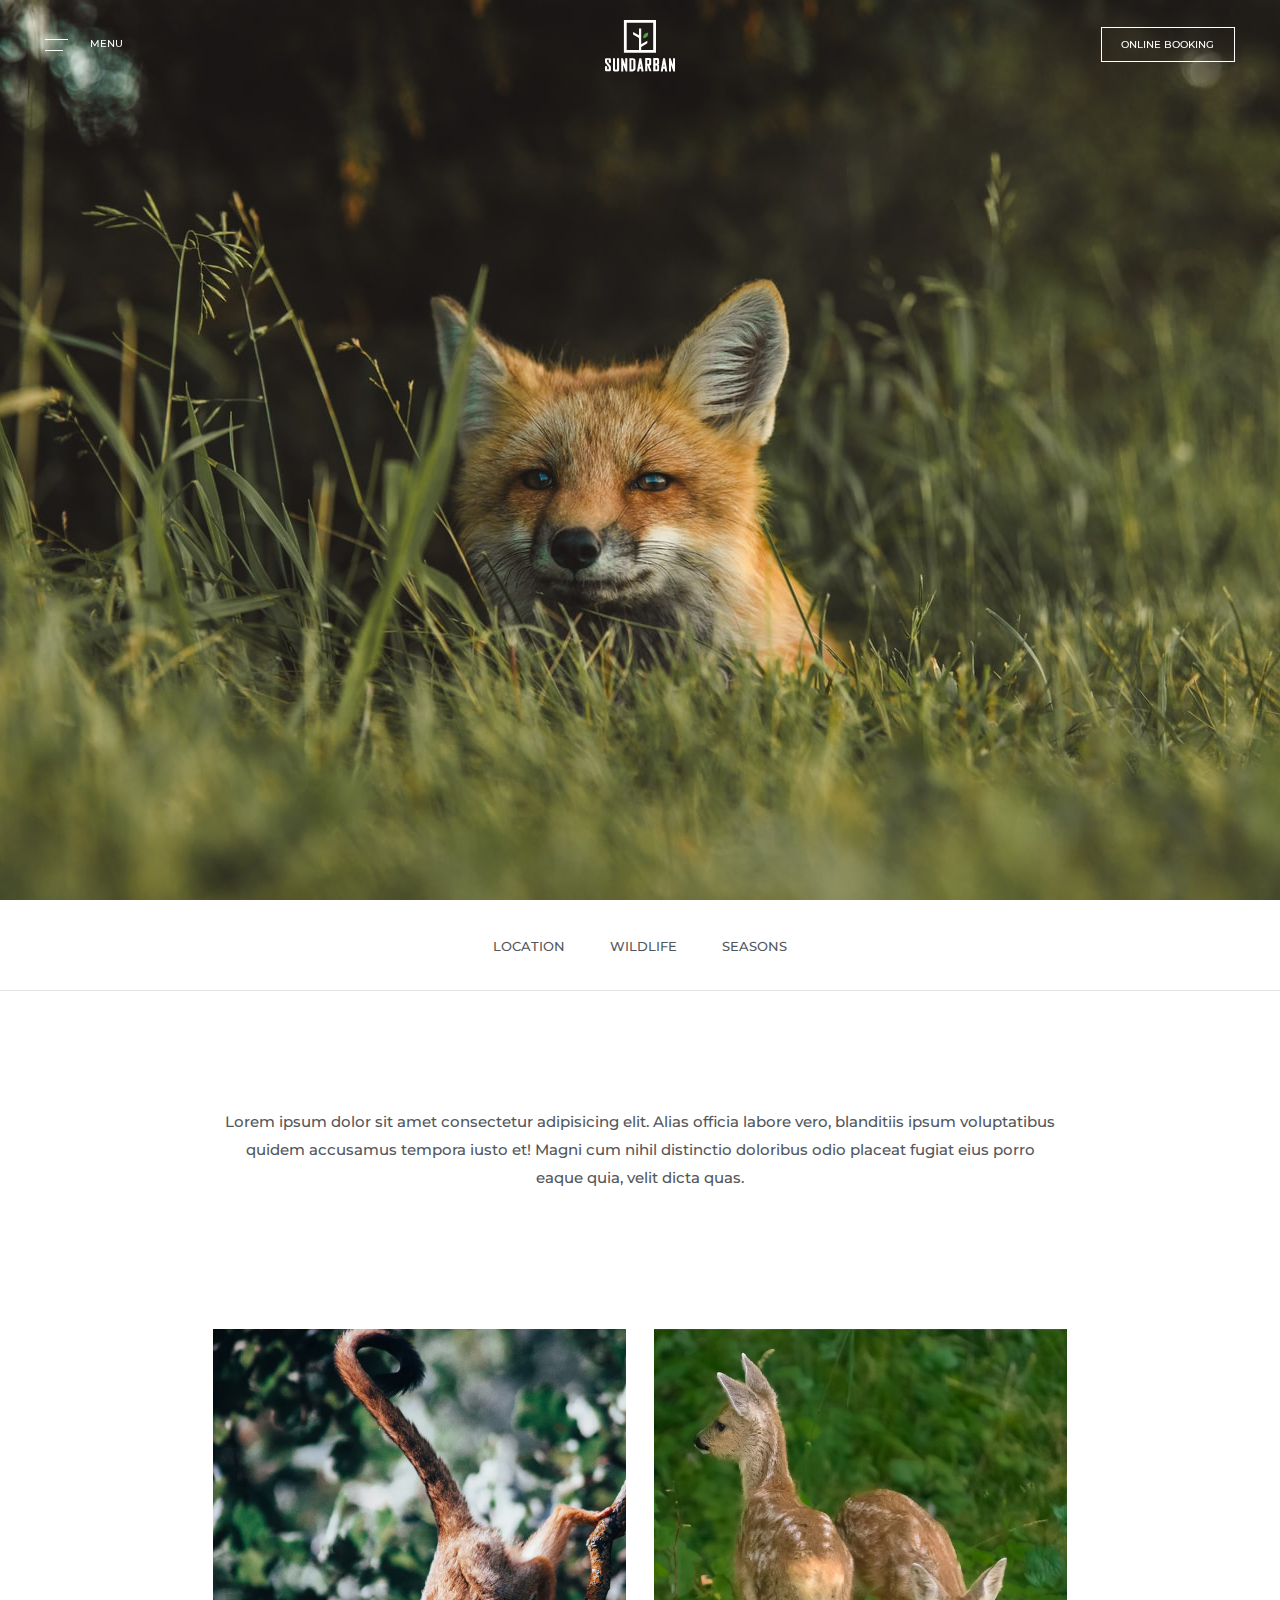
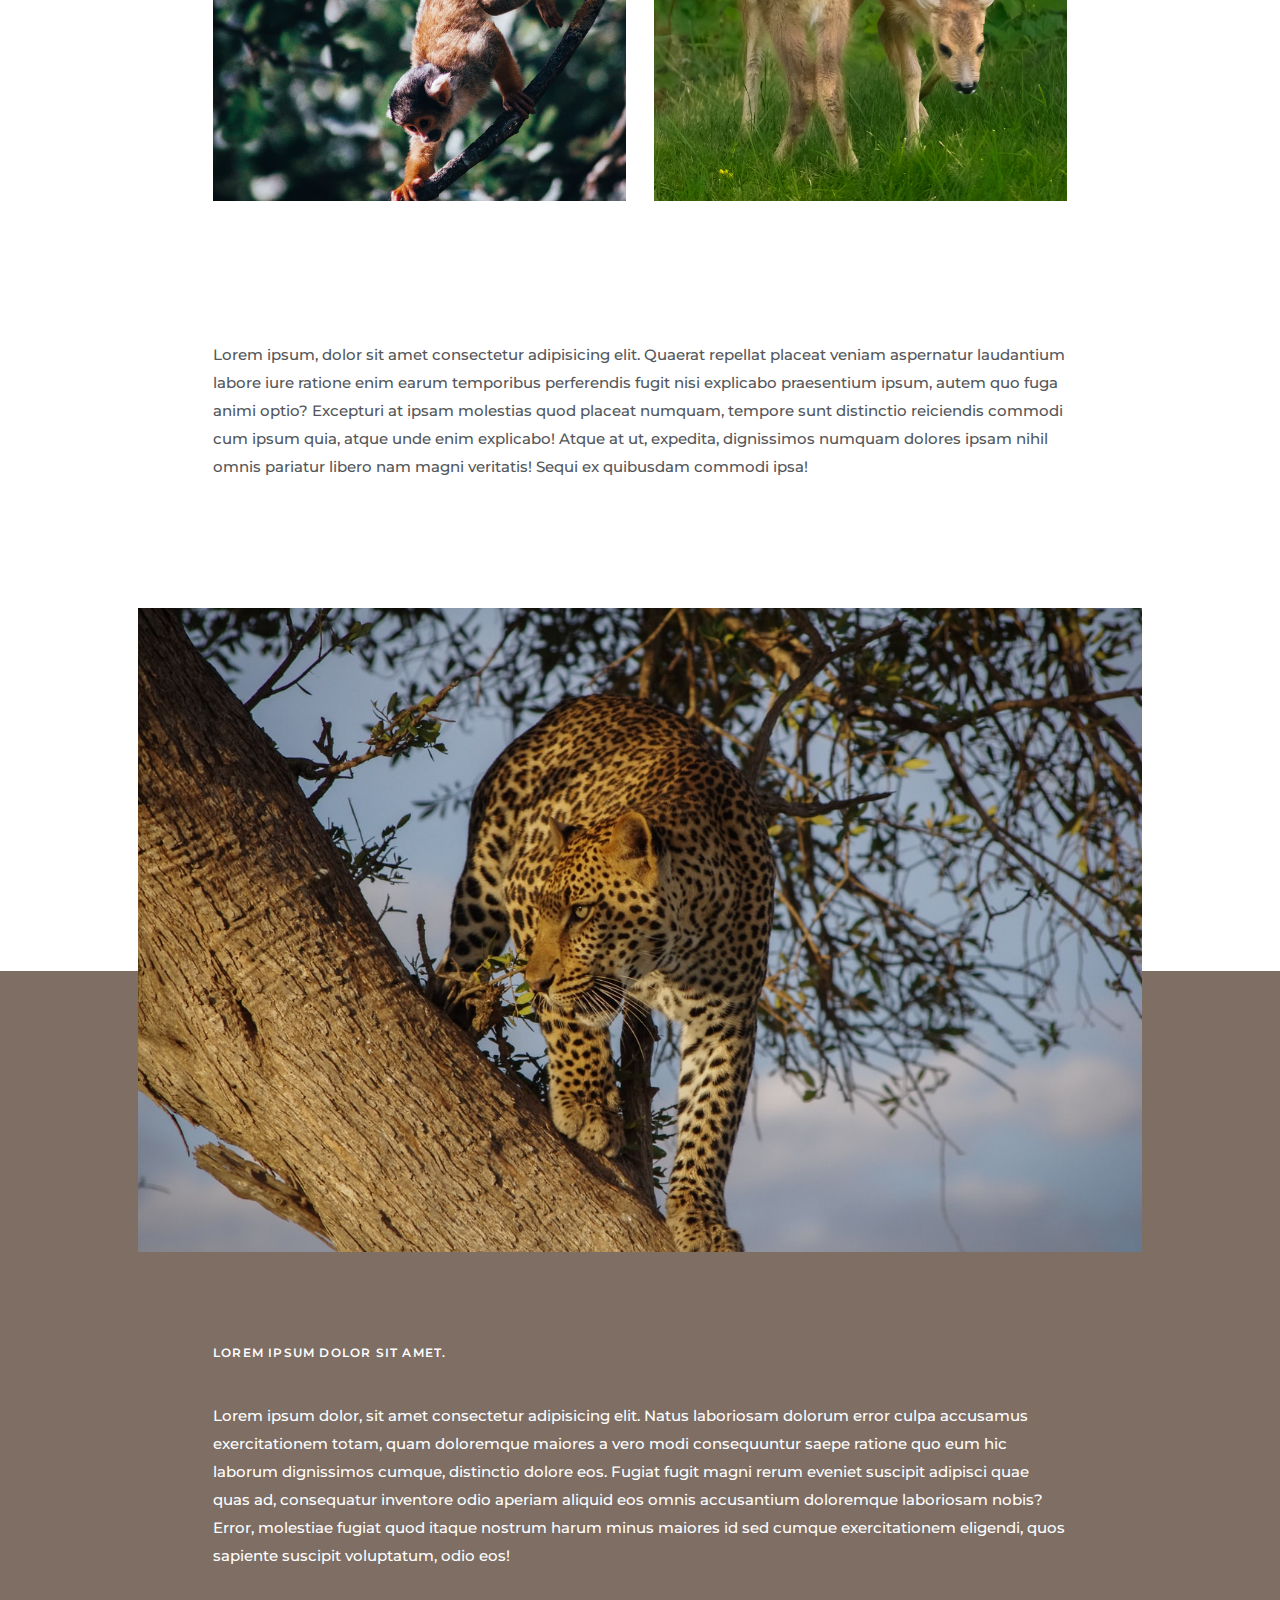
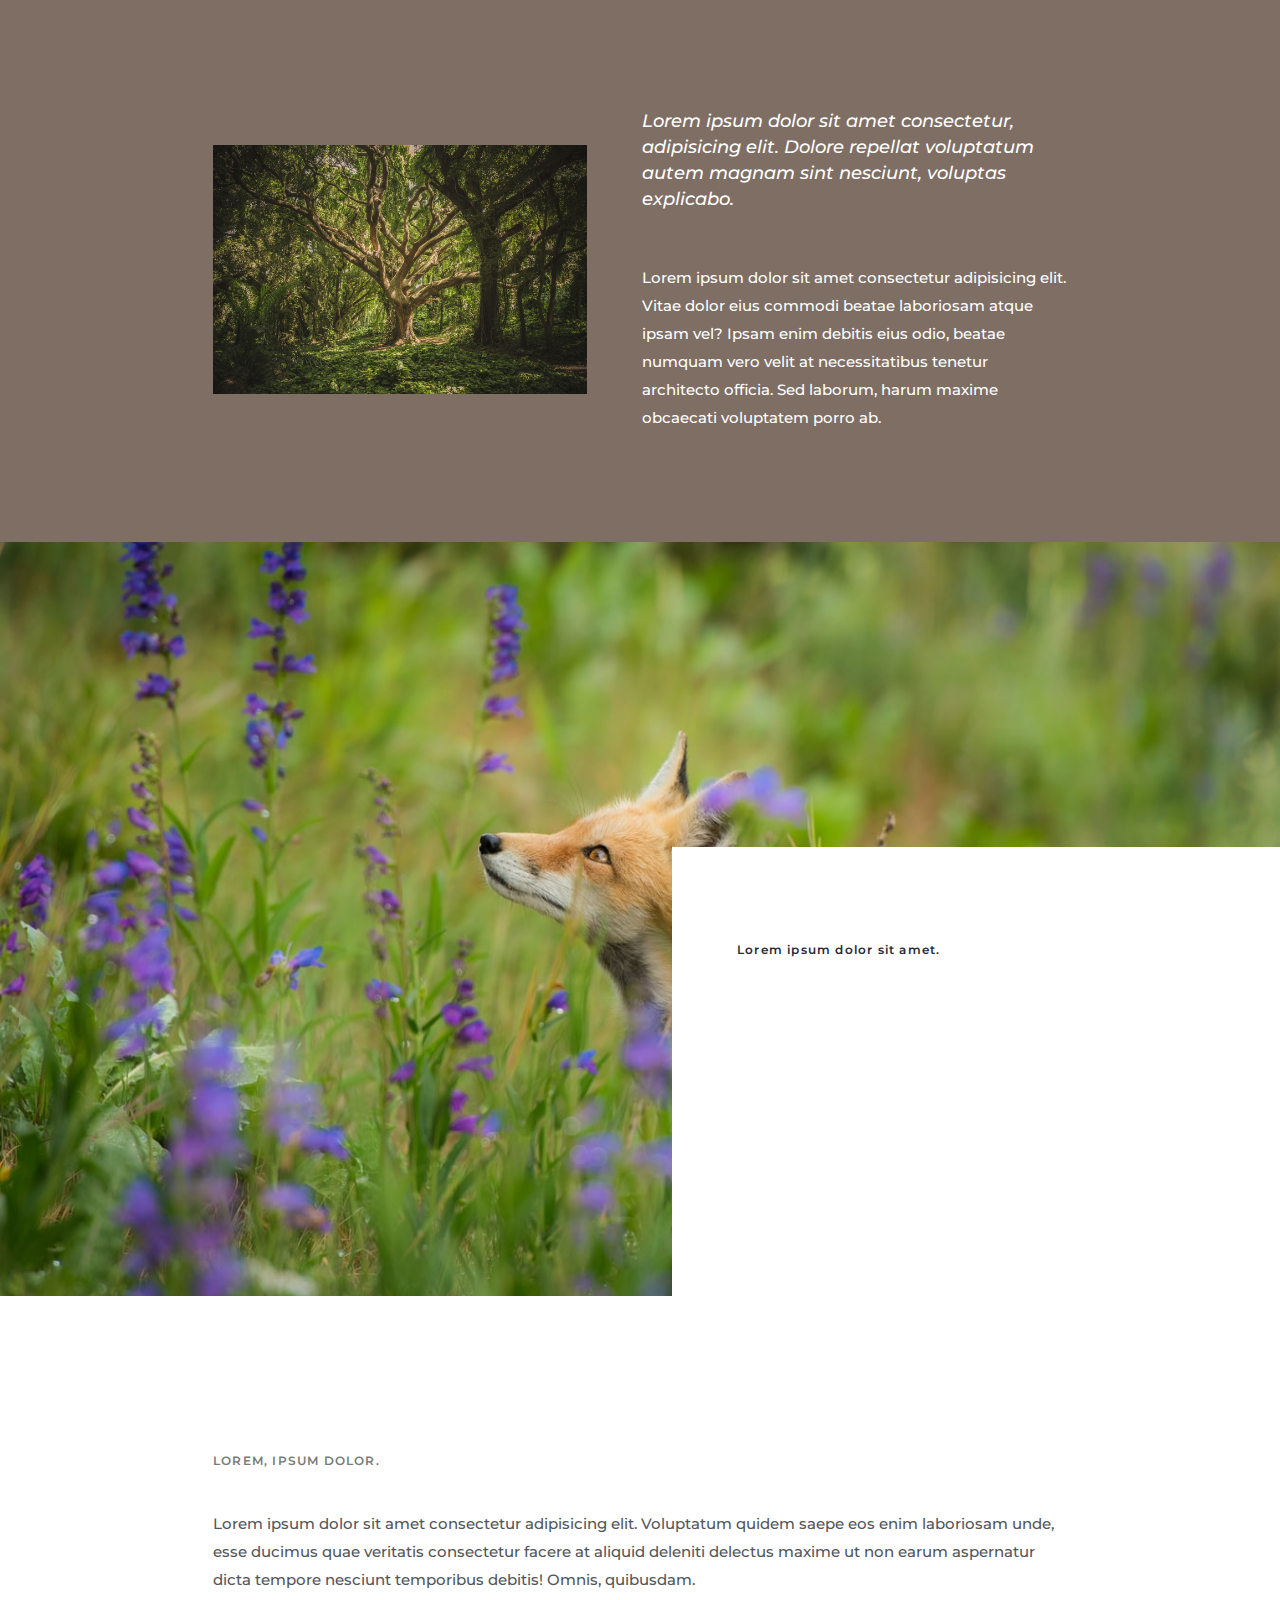
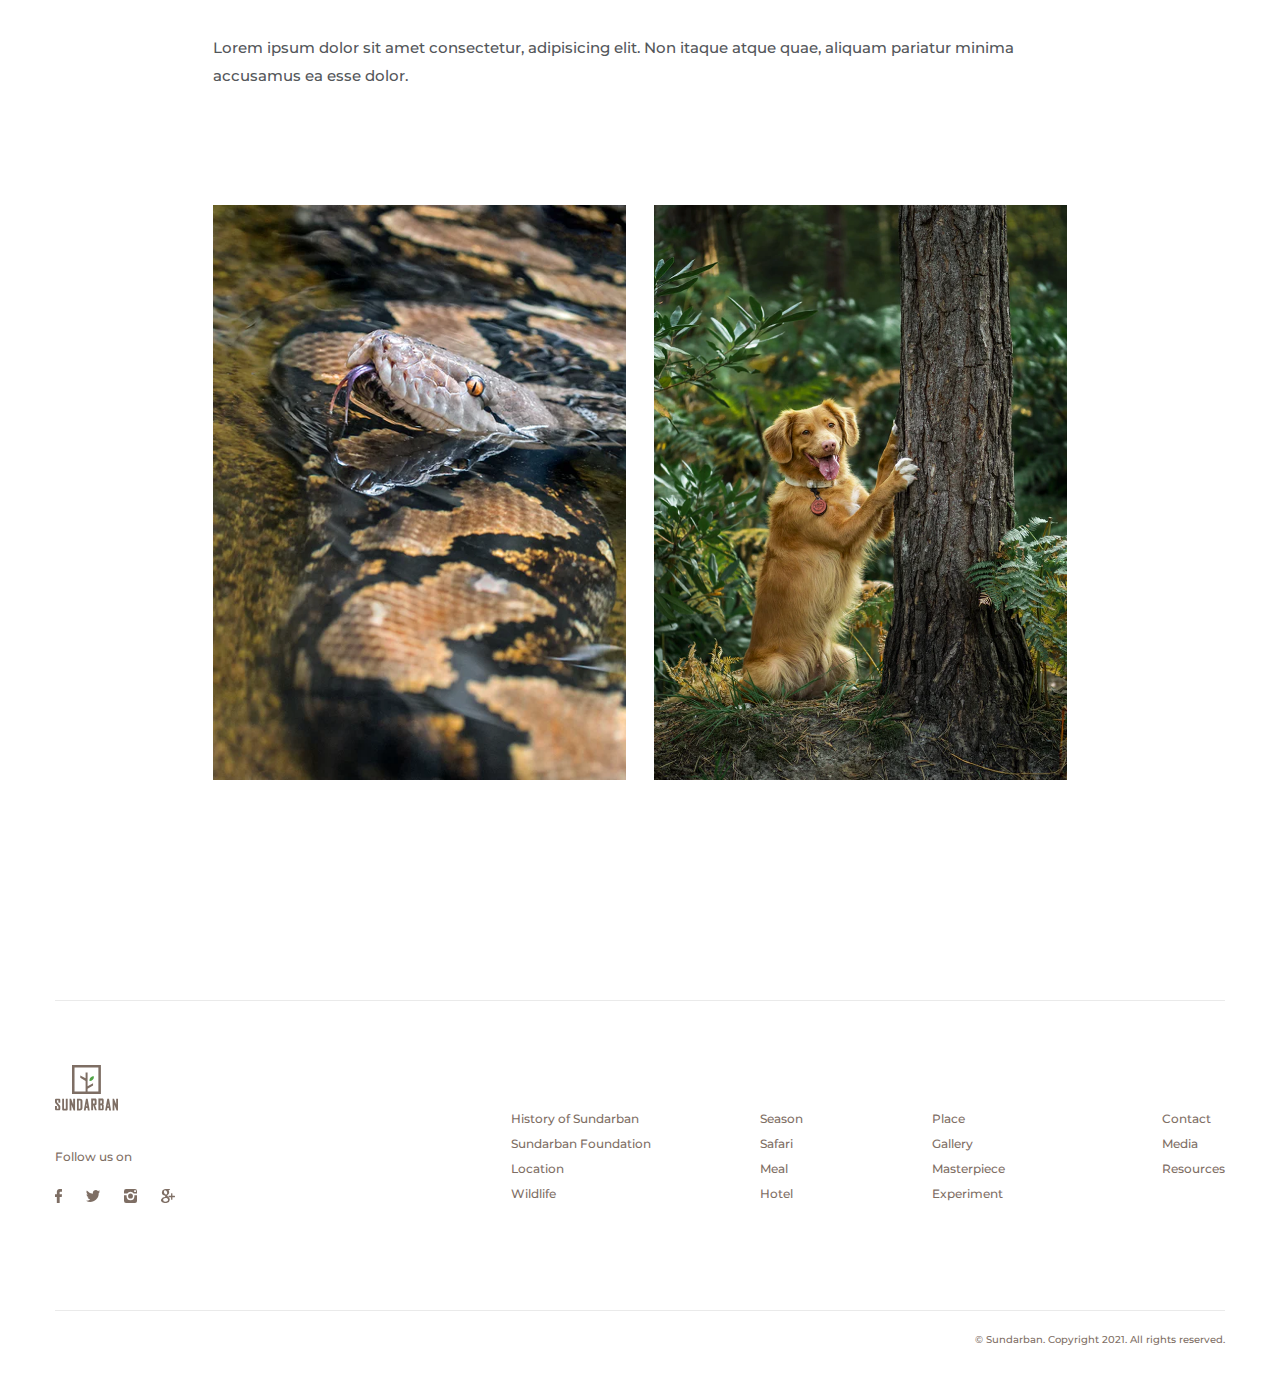
<file: wildlife_habitat.html>
<!DOCTYPE html>
<html lang="en">

<head>
    <meta charset="utf-8">
    <meta name="viewport" content="width=device-width, minimum-scale=1.0, maximum-scale=1.0, initial-scale=1.0, user-scalable=no">
    <meta name="format-detection" content="telephone=no">
    <title>Sundarban | Diversity</title>

    <link href="https://fonts.googleapis.com/css?family=Montserrat:300,400,400i,500" rel="stylesheet">
    <link type="text/css" rel="stylesheet" href="css/slick.css">
    <link type="text/css" rel="stylesheet" href="css/slick-theme.css">
    <link type="text/css" rel="stylesheet" href="css/style.css">
</head>

<body>
    <div class="main-wrap">
        <!--  Beginning header section 
            ===============================  -->
        <header class="main-header-section">
            <div class="col nav-bar">
                <div class="nav-icon">
                    <div class="icon"></div>
                    <span class="mobiHide">MENU</span>
                </div>
            </div>
            <div class="col header-logo">
                <a href="index.html" class="logo clear"><img src="./svgs/logo-white.svg" alt="TSWALU logo"></a>
            </div>
            <div class="col book-btn-wrap mobiHide">
                <a href="#" class="btn white">
                    <em style="width: 100%; height: 1px; left: 0; top: 0"></em>
                    <em style="width: 1px; height: 100%; right: 0; top: 0"></em>
                    <em style="width: 100%; height: 1px; right: 0; bottom: 0"></em>
                    <em style="width: 1px; height: 100%; left: 0; bottom: 0"></em>
                    ONLINE BOOKING
                </a>
            </div>
        </header>
        <!-- //End header section -->

        <!-- Beginning main content section 
            ==================================== -->
        <section class="main-content-wrap Wildlife_Habitat-content" id="main-content-wrap">
            <!-- Beginning hero section -->
            <section class="hero-section" style="background-image: url(./img/mombo-crookesandjackson-246_resize@2x.jpg);">
                <div class="hero-content">
                    <span>SUNDARBAN</span>
                    <h2>BE SURPRISED BY SUNDARBAN</h2>
                </div>
            </section>
            <!-- //End hero section -->
            
            <!-- Beginning After hero section -->
            <section class="after-hero-section" id="after-hero">
                <!-- Beginning sticky menu section -->
                <section class="sticky-menu">
                    <div class="common-wrap clear">
                        <ul>
                            <li><a href="#">LOCATION</a></li>
                            <li><a href="wildlife_habitat.html">WILDLIFE</a></li>
                            <li><a href="#">SEASONS</a></li>
                        </ul>
                    </div>
                </section>
                <!-- End sticky menu section -->
                <div class="common-wrap clear">
                    <p>Lorem ipsum dolor sit amet consectetur adipisicing elit. Alias officia labore vero, blanditiis ipsum voluptatibus quidem accusamus tempora iusto et! Magni cum nihil distinctio doloribus odio placeat fugiat eius porro eaque quia, velit dicta quas.</p>
                </div>
            </section>
            <!-- //End After hero section -->
            <section class="middle-container">
                <div class="common-wrap clear container-inner">
                    <div class="middle-thum-wrap">
                        <div class="left-thum item-col"><img src="img/AdobeStock_35609656@2x.jpg" alt=""></div>
                        <div class="right-thum item-col"><img src="img/AdobeStock_226577109@2x.jpg" alt=""></div>
                    </div>
                    <p>Lorem ipsum, dolor sit amet consectetur adipisicing elit. Quaerat repellat placeat veniam aspernatur laudantium labore iure ratione enim earum temporibus perferendis fugit nisi explicabo praesentium ipsum, autem quo fuga animi optio? Excepturi at ipsam molestias quod placeat numquam, tempore sunt distinctio reiciendis commodi cum ipsum quia, atque unde enim explicabo! Atque at ut, expedita, dignissimos numquam dolores ipsam nihil omnis pariatur libero nam magni veritatis! Sequi ex quibusdam commodi ipsa!</p>
                </div>
            </section>
            <section class="middle-banner-wrap">
                <div class="common-wrap clear">
                    <div class="middle-banner-thum" style="background-image: url(./img/AdobeStock_116757546@2x.jpg)"></div>
                </div>
            </section>
            <section class="offer-section">
                <div class="common-wrap clear container-inner">
                    <div class="content-title">
                        <h6 class="small-title">Lorem ipsum dolor sit amet.</h6>
                        <p>Lorem ipsum dolor, sit amet consectetur adipisicing elit. Natus laboriosam dolorum error culpa accusamus exercitationem totam, quam doloremque maiores a vero modi consequuntur saepe ratione quo eum hic laborum dignissimos cumque, distinctio dolore eos. Fugiat fugit magni rerum eveniet suscipit adipisci quae quas ad, consequatur inventore odio aperiam aliquid eos omnis accusantium doloremque laboriosam nobis? Error, molestiae fugiat quod itaque nostrum harum minus maiores id sed cumque exercitationem eligendi, quos sapiente suscipit voluptatum, odio eos!</p>
                    </div>
                    <div class="offer-row">
                        <div class="col-thum"><img src="img/Nambia_sossusvlei-large.jpg" alt=""></div>
                        <div class="content-col">
                            <article>Lorem ipsum dolor sit amet consectetur, adipisicing elit. Dolore repellat voluptatum autem magnam sint nesciunt, voluptas explicabo. </article>
                            <p>Lorem ipsum dolor sit amet consectetur adipisicing elit. Vitae dolor eius commodi beatae laboriosam atque ipsam vel? Ipsam enim debitis eius odio, beatae numquam vero velit at necessitatibus tenetur architecto officia. Sed laborum, harum maxime obcaecati voluptatem porro ab.</p>
                        </div>
                    </div>
                </div>
            </section>
            <section class="slider-content-section wildlife-habit">
                <div class="slider-figure">
                    <div class="slider-figure-item" style="background-image:url(./img/AdobeStock_95911867@2x.jpg)">
                        <img src="img/AdobeStock_95911867@2x.jpg" alt="">
                    </div>
                </div>
                <div class="common-wrap clear">
                    <div class="slider-content-wrap">
                        <div class="slider-content">
                            <div class="slider-content-item">
                                <h6 class="small-title">Lorem ipsum dolor sit amet.</h6>
                                <p>Lorem, ipsum dolor sit amet consectetur adipisicing elit. Veniam at fugit aperiam vero illum provident quo obcaecati cupiditate, commodi rerum illo laboriosam aliquam cumque nobis aspernatur dicta consectetur eum qui quia itaque necessitatibus quos nihil ipsa ea! Maxime repudiandae odit aliquam inventore ut veritatis impedit eius ducimus iusto. Totam, quisquam?</p>
                            </div>
                        </div>
                    </div>
                </div>
            </section>
            <section class="lower-container">
                <div class="common-wrap clear container-inner">
                   <div class="content-title">
                        <h6 class="small-title">Lorem, ipsum dolor.</h6>
                        <p>Lorem ipsum dolor sit amet consectetur adipisicing elit. Voluptatum quidem saepe eos enim laboriosam unde, esse ducimus quae veritatis consectetur facere at aliquid deleniti delectus maxime ut non earum aspernatur dicta tempore nesciunt temporibus debitis! Omnis, quibusdam.</p>
                        <p>Lorem ipsum dolor sit amet consectetur, adipisicing elit. Non itaque atque quae, aliquam pariatur minima accusamus ea esse dolor.</p>
                    </div>
                    <div class="middle-thum-wrap">
                        <div class="left-thum item-col"><img src="img/AdobeStock_125923922@2x.jpg" alt=""></div>
                        <div class="right-thum item-col"><img src="img/AdobeStock_43166113@2x.jpg" alt=""></div>
                    </div>
                </div>
            </section>
        </section>
        <!-- //End main content section -->

        <!-- The cursor elements -->
        <div class="circle-cursor circle-cursor--inner">Drag</div>
        <div class="circle-cursor circle-cursor--outer"></div>

        <!-- The cursor elements Scroll -->
        <div class="circle-cursor circle-scroll-cursor circle-Scroll--inner">Scroll</div>
        <div class="circle-cursor circle-scroll-cursor circle-Scroll--outer"></div>

        <!-- Scroll Top -->
        <div class="scrollTop-triger-wrap">
            <a href="#" class="scroll"><img src="svgs/Arrow.svg" alt=""></a>
        </div>
        <!-- //End Scroll Top -->

        <!-- Beginning footer section
            ============================== -->
            <footer class="main-footer-section">
                <div class="common-wrap clear footer-inner">
                    <div class="logo footer-logo">
                        <img src="./svgs/logo-brown-gray.svg" alt="">
                    </div>
                    <div class="footer-widget">
                        <ul>
                            <li><a href="#">History of Sundarban</a></li>
                            <li><a href="#">Sundarban Foundation</a></li>
                            <li><a href="#">Location</a></li>
                            <li><a href="#">Wildlife</a></li>
                        </ul>
                    </div>
                    <div class="footer-widget">
                        <ul>
                            <li><a href="#">Season</a></li>
                            <li><a href="#">Safari</a></li>
                            <li><a href="#">Meal</a></li>
                            <li><a href="#">Hotel</a></li>
                        </ul>
                    </div>
                    <div class="footer-widget">
                        <ul>
                            <li><a href="#">Place</a></li>
                            <li><a href="#">Gallery</a></li>
                            <li><a href="#">Masterpiece</a></li>
                            <li><a href="#">Experiment</a></li>
                        </ul>
                    </div>
                    <div class="footer-widget">
                        <ul>
                            <li><a href="#">Contact</a></li>
                            <li><a href="#">Media</a></li>
                            <li><a href="#">Resources</a></li>
                        </ul>
                    </div>
                    <div class="footer-widget footer-social">
                        <span>Follow us on</span>
                        <a href="#"><img src="./svgs/Facebook.svg" alt=""></a>
                        <a href="#"><img src="./svgs/Twitter.svg" alt=""></a>
                        <a href="#"><img src="./svgs/Insta.svg" alt=""></a>
                        <a href="#"><img src="./svgs/Google.svg" alt=""></a>
                    </div>
                </div>
                <div class="common-wrap clear copyright">
                    <p>&copy; Sundarban. Copyright 2021. All rights reserved.</p>
                </div>
            </footer>
        <!-- //End main footer section -->
    </div>
    <script type="text/javascript" src="js/jquery-3.3.1.min.js"></script>
    <script type="text/javascript" src="js/slick.js" defer></script>
    <script type="text/javascript" src="js/TweenMax.min.js"></script>
    <script type="text/javascript" src="js/cursoreffect.js"></script>
    <script type="text/javascript" src="js/jquery.mousewheel.js"></script>
    <script type="text/javascript" src="js/common-scripts.js" defer></script>
</body>

</html>
</file>
<file: css/style.css>
/* Typography */





/* // End typography */


/*	Resets
	------	*/

html, body, div, span, object, iframe, h1, h2, h3, h4, h5, h6, p, blockquote, pre, a, abbr, address, cite, code, del, dfn, em, img, ins, kbd, q, samp, small, strong, sub, sup, var, b, i, hr, dl, dt, dd, ol, ul, li, fieldset, form, label, legend, table, caption, tbody, tfoot, thead, tr, th, td, article, aside, canvas, details, figure, figcaption, hgroup, menu, footer, header, nav, section, summary, time, mark, audio, video {margin: 0; padding: 0; border: 0; }

ul{list-style: none;} 
article, aside, canvas, figure, figure img, figcaption, hgroup, footer, header, nav, section, audio, video{display: block;}

blockquote, q{quotes: none;}
blockquote:before, blockquote:after,
q:before, q:after{content: ''; content: none;}
table{border-collapse: collapse; border-spacing: 0;}
b, strong{font-weight: bold;}
[type="checkbox"], [type="radio"]{box-sizing: border-box; padding: 0;}
[type="search"]{-webkit-appearance: textfield; outline-offset: -2px;}
[type="search"]::-webkit-search-decoration{-webkit-appearance: none;}
::-webkit-file-upload-button{-webkit-appearance: button; font: inherit;}

.clear:after{content:".";display:block;clear:both;visibility:hidden;line-height:0;height:0}
a img{border:0; width: auto; height: auto; max-width: 100%; vertical-align: bottom; border-style: none;}
a,input,select,textarea{outline:none;}
img{width: auto; height: auto; max-width: 100%; vertical-align: bottom; border-style: none;}

/* Selection colours (easy to forget) */
img::selection{background: transparent;}
img::-moz-selection{background: transparent;}
a{text-decoration: none; display: inline-block;}

input[type='number']{-moz-appearance:textfield;}
input::-webkit-outer-spin-button,
input::-webkit-inner-spin-button{-webkit-appearance: none;}
input::-moz-focus-inner{border:0; padding: 0; }
input:invalid,
input:required{box-shadow: none;}
input[type="search"]::-webkit-search-decoration,
input[type="search"]::-webkit-search-cancel-button,
input[type="search"]::-webkit-search-results-button,
input[type="search"]::-webkit-search-results-decoration{display: none;}

/*		Default Layout 
-------------------------------------------------------------------------------
*/

/*

Font property css

font: font-style font-variant font-weight font-size/line-height font-family|caption|icon|menu|message-box|small-caption|status-bar|initial|inherit;

*/

body{background: rgb(255,255,255); color: #292b33; -webkit-text-size-adjust: 100%; -moz-text-size-adjust:100%; -moz-osx-font-smoothing:grayscale;-webkit-font-smoothing:antialiased; overflow-x: hidden; overflow-y:auto; font-family: 'Montserrat', sans-serif; font-weight: 500; font-size: 14px; line-height: 28px;}

*{-webkit-box-sizing: border-box;-moz-box-sizing:border-box; box-sizing: border-box;}

/* Global style */
h1, h2, h3, h4, h5, h6{font-weight: 600;}
h2{font-size: 30px; line-height: 36px; letter-spacing: 4.5px;}
h4{font-size: 24px; line-height: 30px; }
h5{font-size: 22px; line-height: 34px;}
h6{font-size: 14px; line-height: 20px;}
h6.small-title{font-size: 12px; line-height: 18px; letter-spacing: 1.2px; }

dfn, address, em{font-style: normal;}
label, input[type="submit"]{cursor: pointer;}
button:focus{outline: none;}
.btn{width: 134px; height: 35px; background: transparent; position: relative; text-align: center; font-size: 10px; line-height: 35px; color: #ffffff; text-transform: uppercase; font-weight: 500;}
.btn em{background-color: #ffffff; position: absolute; z-index: 2;}
.btn.brown em{background-color: #b55b38;}
.btn.large{width: 179px;}
.brown{color: #b55b38;}
.white{color: #ffffff;}
section, footer, .btn.white em{background-color: #ffffff;}

.desktopHide{display: none !important;}
.common-wrap{max-width: 874px; margin: 0 auto; clear: both; padding: 0 20px;}
section, footer, header{float: left; width: 100%; position: relative;}

body,html{height: 100%;}
.main-wrap{min-height: 100%; overflow: hidden; position: relative; overflow-x: hidden;}

/* Beginning header style */
.main-header-section{position: absolute; left: 0; top: 0; z-index: 99; padding: 19px 45px;}
.col{float: left; width: 33.33333333333333%;}
.nav-icon{float: left; cursor: pointer; margin-top: 10px;}
.icon, .nav-icon span{display: inline-block; vertical-align: middle;}
.icon{position: relative; width: 23px;}
.icon:before,.icon:after{position: absolute; left: 0; top: 0; margin-top: -5.5px; width: 23px; height: 1px; background-color: #ffffff; content: "";}
.icon:after{margin-top: 5.5px; width: 18px;}
.nav-icon span{font-size: 10px; color: #ffffff; text-transform: uppercase; margin-left: 18px; font-weight: 500;}

.header-logo{text-align: center;}
.logo{width: 70.8px; margin: 0 auto; clear: both; display: block;}
.logo img{float: left; width: 100%;}

.main-header-section a.btn{float: right; margin-top: 8px;}
/* //End header style */

/* Beginning hero section style */
.hero-section{position: fixed; left: 0; top: 0; float:left; width: 100%; background-position: center center; background-repeat: no-repeat; background-size: cover;}
.hero-slider-wrap{width: 100%; background-position: center center; background-repeat: no-repeat; background-size: cover;}
.hero-section, .hero-slider-wrap, .hero-slide-item-wrap, .hero-slide-item{height: 100vh;}
.hero-slide-item{float: left; width: 100%; position: absolute; z-index: 1; background-position: center center; background-repeat: no-repeat; background-size: cover;}
.hero-slide-item:before{position: absolute; left: 0; top: 0; right: 0; bottom: 0; background-color: rgba(41, 43, 51, .28); z-index: -1; content: "";}
.hero-content{position: absolute; max-width: 407px; left: 50%; top: 50%; -webkit-transform: translate(-50%, -50%); -moz-transform: translate(-50%, -50%); transform: translate(-50%, -50%); color: #ffffff; text-align: center; margin-top: -15px;}
.hero-content span,.hero-content h2{
    float: left; 
    width: 100%; 
    text-align: center;  
    -webkit-transform: translateY(150px); 
    -moz-transform: translateY(150px);
    transform: translateY(150px);
    opacity: 0;
    -webkit-clip-path: polygon(100% 0, 100% 100%, 0 100%, 0 0);
    clip-path: polygon(100% 0, 100% 100%, 0 100%, 0 0);
    animation-timing-function: ease;
    animation-duration: .8s;
    -webkit-animation-fill-mode: forwards; 
    -moz-animation-fill-mode: forwards; 
    animation-fill-mode: forwards;
}
.slick-current .hero-content span, .slick-current .hero-content h2, .main-content-wrap:not(.home-content) .hero-content span, .main-content-wrap:not(.home-content) .hero-content h2{animation-name: SlideUp;}
.hero-content span{font-size: 10px; font-weight: 500; animation-delay: 0.2s;}
.hero-content h2{margin-top: 15px; animation-delay: 0.4s; text-transform: uppercase; font-weight: 500;}

/* SlideUp Animation*/
@-webkit-keyframes SlideUp{
    0% {
        transform: translateY(100px);
        opacity: 0;
        -webkit-clip-path: polygon(100% 0, 100% 100%, 0 100%, 0 0);
        clip-path: polygon(100% 0, 100% 100%, 0 100%, 0 0);
    }

    100% {
        transform: translateY(0); 
        opacity: 1;
        -webkit-clip-path: polygon(100% 0, 100% 100%, 0 100%, 0 0);
        clip-path: polygon(100% 0, 100% 100%, 0 100%, 0 0);

    }
}

@-moz-keyframes SlideUp {
    0% {
        transform: translateY(100px);
        opacity: 0;
        -webkit-clip-path: polygon(100% 0, 100% 100%, 0 100%, 0 0);
        clip-path: polygon(100% 0, 100% 100%, 0 100%, 0 0);
    }

    100% {
        transform: translateY(0); 
        opacity: 1;
        -webkit-clip-path: polygon(100% 0, 100% 100%, 0 100%, 0 0);
        clip-path: polygon(100% 0, 100% 100%, 0 100%, 0 0);

    }
}

@keyframes SlideUp {
    0% {
        transform: translateY(100px);
        opacity: 0;
        -webkit-clip-path: polygon(100% 0, 100% 100%, 0 100%, 0 0);
        clip-path: polygon(100% 0, 100% 100%, 0 100%, 0 0);
    }

    100% {
        transform: translateY(0); 
        opacity: 1;
        -webkit-clip-path: polygon(100% 0, 100% 100%, 0 100%, 0 0);
        clip-path: polygon(100% 0, 100% 100%, 0 100%, 0 0);

    }
}

/* Elasticus animation */ 
@-webkit-keyframes elasticus {
    0% { -webkit-transform-origin: 0% 0%; -webkit-transform: scale(1, 0); }
    50% { -webkit-transform-origin: 0% 0%; -webkit-transform: scale(1, 1); }
    50.1% { -webkit-transform-origin: 0% 100%; -webkit-transform: scale(1, 1); }
    100% { -webkit-transform-origin: 0% 100%; -webkit-transform: scale(1, 0); }
}
@-moz-keyframes elasticus {
    0% { -moz-transform-origin: 0% 0%; -moz-transform: scale(1, 0); }
    50% { -moz-transform-origin: 0% 0%; -moz-transform: scale(1, 1); }
    50.1% { -moz-transform-origin: 0% 100%; -moz-transform: scale(1, 1); }
    100% { -moz-transform-origin: 0% 100%; -moz-transform: scale(1, 0); }
}
@-o-keyframes elasticus {
    0% { -o-transform-origin: 0% 0%; -o-transform: scale(1, 0); }
    50% { -o-transform-origin: 0% 0%; -o-transform: scale(1, 1); }
    50.1% { -o-transform-origin: 0% 100%; -o-transform: scale(1, 1); }
    100% { -o-transform-origin: 0% 100%; -o-transform: scale(1, 0); }
}
@keyframes elasticus {
    0% { transform-origin: 0% 0%; transform: scale(1, 0); }
    50% { transform-origin: 0% 0%; transform: scale(1, 1); }
    50.1% { transform-origin: 0% 100%; transform: scale(1, 1); }
    100% { transform-origin: 0% 100%; transform: scale(1, 0); }
}


.hero-bottom{position: absolute; left: 0; right: 0; width: 100%; bottom: 35px; z-index: 3; padding: 0 45px;}
.geographic-logo{float: left; width: 100px;}
.scroll-down-wrap{text-align: center;}
.scroll-down{font-size: 10px; color: #ffffff; font-weight: 500; position: relative; display: inline-block; margin-top: 51px;}
.scroll-down:after{position: absolute; left: 50%; margin-left: -.5px; top: 35px; height: 94px; width: 1px; content: ""; background-color: #b55b38; -webkit-animation: elasticus 4s cubic-bezier(1, 0, 0, 1) infinite; animation: elasticus 4s cubic-bezier(1, 0, 0, 1) infinite;}
.slide-controller{text-align: right;}
.slide-controller a{display: inline-block; width: 31px; height: 31px; cursor: pointer; margin-top: 45px; position: relative;}
.slide-controller a img{position: absolute; left: 0; top: 0; width: 100%;}
.slide-controller a.next{margin-left: 20px;}
.red-arrow{opacity: 0;}
.slide-controller a:hover .red-arrow{opacity: 1;}
.slide-controller a:hover .white-arrow{opacity: 0;}

/* After hero section style */
.after-hero-section{padding-top: 160px;  margin-top: 100vh; padding-bottom: 143px; text-align: center;}
.after-hero-section .common-wrap{position: relative; z-index: 3;}
/*.after-hero-section .common-wrap > p{font-weight: 500;}*/
.after-hero-section:after, .experience-section:after{position: absolute; left: 0; top: 0; right: 0; bottom: 0; content: ""; background-color: rgba(216, 216, 214, .2);}
.after-hero-section .btn{margin-top: 55px;}
.after-hero-slider-wrap{margin-top: 72px; width: 100%;}
.after-hero-slider-wrap .slick-list{overflow: visible;}
.after-hero-slider-wrap.slick-dotted.slick-slider{margin-bottom: 0; padding-bottom: 82px;}
.after-hero-slider-wrap .slick-slide div, .after-hero-slider-wrap .slick-slide div img{float: left; width: 100%; -webkit-transition: transform .8s ease-in; -moz-transition: transform .8s ease-in; transition: transform .8s ease-in;}
.after-hero-slider-wrap .slick-slide div img{-webkit-transform: scale(.85); -moz-transform: scale(.85); transform: scale(.85);}
.after-hero-slider-wrap .slick-slide.slick-current div img{-webkit-transform: scale(1); -moz-transform: scale(1); transform: scale(1);}
.animated-cursor{cursor: grab/*url(../svgs/Drag-and-hold.svg), auto*/;}
.animated-cursor:active{cursor: grabbing;}
.slick-dots{bottom: 20px;}
.slick-dots li{margin: 0 5px;}
.slick-dots li button{width: 5px; height: 5px; margin: 0 auto; position: relative; padding: 0; -webkit-transition: all .3s ease-in; -moz-transition: all .3s ease-in; transition: all .3s ease-in;}
.slick-dots li button:before{width: 5px; height: 5px; background-color: #d8d8d6; content: ""; border: 1px solid transparent; -webkit-transition: all .3s ease-in; -moz-transition: all .3s ease-in; transition: all .3s ease-in; opacity: 1; border-radius: 50%;}
.slick-dots li.slick-active button{width: 15px; height: 15px;}
.slick-dots li.slick-active button:before{width: 15px; height: 15px; background-color: transparent; border-color: #b55b38; opacity: 1;}
.quote-text{margin-top: 105px;}
.quote-text img{width: 40px;}
.quote-text h5{color: rgba(41, 43, 51, .42); padding-top: 40px; font-style: italic;}


/* Beginning tswalu story section style */
.tswalu-story-section{height: 100vh; display: -webkit-box; display: -moz-box; display: -ms-flexbox; display: -webkit-flex; display: flex; -webkit-flex-flow: row wrap; -webkit-box-pack: justify; -moz-box-pack: justify; -ms-flex-pack: justify; -webkit-justify-content: space-between; justify-content: space-between; -webkit-box-align: center; align-items: center;}
.tswalu-story-section:before{position: absolute; top: 0; right: 0; bottom: 0; width: 50%; content: ""; background: transparent; z-index: -1;}
.tswalu-story-section.fixed:before{z-index: 999;}
.tswalu-story-section .common-wrap{max-width: 1040px;}
.story-slider-wrap{float: left; width: 50%; margin-bottom: 0; padding-bottom: 115px;}
.story-slider-wrap .slick-dots{text-align: left;}
.story-slider-item{float: left; padding: 50px 20px 50px 0;}
.story-slider-item .slide-number, .slide-number{float: left; width: 100%; font-size: 12px; line-height: 20px;}
.story-slider-item h4, .slider-content-item h4{float: left; width: 100%; max-width: 277px; margin-top: 20px;}
.story-slider-item p, .slider-content-item p{float: left; width: 350px; max-width: 100%; margin-top: 35px; font-weight: 500;}
.story-slider-wrap .slick-slide:last-child .story-slider-item p{width: 450px;}
.story-slider-item .btn{margin-top: 60px; float: left; clear: both;}
.story-figure{position: absolute; right: 0; width: 50%; height: 100%;}
.story-figure .slick-list, .story-figure .slick-track, .story-figure .slick-slide div{height: 100%;}
.story-figure-slide{float: left; width: 100%; height: 100%; background-size: cover; background-repeat: no-repeat; background-position: center center;}

/* Beginning experience section style */
.experience-section{padding-top: 140px; position: relative; z-index: 1;}
.experience-section:after{z-index: -1; bottom: 260px;}
.experience-section .common-wrap > h6, .experience-section .common-wrap > p{float: left; width: 50%;}
.experience-section p{max-width: 422px;}
.most-slider-wrap{padding-top: 122px; padding-bottom: 52px; /*float: left; width: 100%; margin-bottom: 0; */}
.most-slider-wrap .slider-figure{top: 122px; bottom: 52px;}
.most-slider-item{background-repeat: no-repeat; background-position: center center; background-size: cover;}
.slide-content{max-width: 342px; padding: 88px 55px 42px; background-color: #ffffff; float: right; margin-bottom: 65px; text-align: center;}
.slide-content p{padding-top: 45px; font-size: 12px; line-height: 22px;}
.slide-content .btn{margin-top: 60px;}

/* Beginning news section style */
.news-section{padding-top: 78px; text-align: center;}
.news-section .common-wrap{max-width: 1075px;}
.news-section .small-title{text-align: center;}

.news-carousel-wrap{padding-top: 50px; max-width: 876px; /*float: left;*/ margin: 0 auto !important; clear: both; padding-bottom: 82px;}
/*.news-carousel-wrap .slick-list{overflow: visible;}*/
.news-carousel-item{padding: 0 16px; text-align: center; float: left; width: 33.33333333333333%;}
.news-carousel-item:nth-child(even), .news-carousel-wrap .slick-slide:nth-child(even){padding-top: 40px;}
.news-carousel-item figure, .news-carousel-item figure img{width: 100%; overflow: hidden;}
.news-carousel-item figure img{-webkit-transition: all .7s ease-in; -moz-transition: all .7s ease-in; transition: all .7s ease-in;}
.news-carousel-item:hover figure img{transform: scale(1.1);}
.news-carousel-item h6{padding-top: 33px;}
.news-carousel-item p{padding: 10px 10px 0; font-size: 12px; line-height: 22px;}

.instagram-feed-section{padding-top: 132px;}
.instagram-feed-section .common-wrap{max-width: 1042px;}
.instagram-feed-inner{float: left; /*width: 100%;*/ margin-left: -0.3992015968063872%; margin-right: -0.3992015968063872%;}
.instagram-feed{margin-top: 50px;}
.instagram-feed-section .instagram-grid{float: left; width: 24.25819760479042%; margin: 0.3992015968063872%;}
.instagram-grid h6{margin-top: 80px;}
.instagram-grid p{margin-top: 35px; max-width: 210px;}

.instagram-carousel-wrap .instagram-grid:first-child{width: 49.31479840319361%; margin-top: 25px;}
.instagram-carousel-wrap .instagram-grid:nth-child(2){margin-right: 0;}
.instagram-carousel-wrap .instagram-grid:nth-child(3){margin-top: -55px;}
.instagram-feed-inner > .instagram-grid:last-child{margin-right: 0; display: table; text-align: center;}
.instagram-feed-inner > .instagram-grid .btn-wrap{display: table-cell; vertical-align: middle;}

/* Custom cursor pointer style */
.circle-cursor {
  position: fixed;
  left: 0;
  top: 0;
  pointer-events: none;
  border-radius: 50%;
  opacity: 0;
}
.circle-cursor--outer, .circle-Scroll--outer{
  width: 75px;
  height: 75px;
  z-index: 12000;
}
.circle-cursor--outer:before,.circle-cursor--outer:after,.circle-Scroll--outer:before,.circle-Scroll--outer:after{position: absolute; top: 50%; -webkit-transform: translateY(-50%); -moz-transform: translateY(-50%); transform: translateY(-50%); content: ""; width: 5.4px; height: 5.4px; border-radius: 50%; background-color: #ffffff;}
.circle-cursor--outer:before{left: -2.7px;}
.circle-cursor--outer:after{right: -2.7px;}
.circle-cursor--inner, .circle-Scroll--inner{
  width: 45px;
  height: 45px;
  left: -22.5px;
  top: -22.5px;
  z-index: 11000;
  border: 1px solid #ffffff;
    font-size: 10px; 
    text-align: center; 
    line-height: 43px;
    font-weight: 500;
    color: #ffffff;
  /*background: #ffffff;*/
}

.circle-Scroll--outer:before,.circle-Scroll--outer:after{top: -2.7px; left: 50%; -webkit-transform: translateX(-50%); -moz-transform: translateX(-50%); transform: translateX(-50%);}
.circle-Scroll--outer:after{top: auto; bottom: -2.7px;}

/*.draged .circle-cursor--inner{border-color: blue;}*/


/* Beginning experiences_safari */
.experiences_safari-content .hero-section{}
.experiences_safari-content  .hero-content span{letter-spacing: 1.5px;}
.sticky-menu{float:left; width: 100%;  padding: 32px 0 30px; border-bottom:1px solid #e5e5e5; text-align: center;position: relative;z-index: 2;}
.sticky-menu ul li{display: inline-block; margin: 0 2.458033573141487%; }
.sticky-menu ul li a{display: block; font-family: 'Montserrat', sans-serif;font-size: 13px;line-height: 20px; /*font-weight: 500;*/ font-style: normal; color:#53565a; text-transform: uppercase;}
.sticky-menu ul li a:hover, .sticky-menu .active{color:#b55b38;}
.after-hero-section.reduced-padding{padding-top: 0 !important;}
.after-hero-section.reduced-padding .sticky-menu{margin-bottom: 118px;}
.experiences_safari-content .after-hero-section{padding-bottom: 110px;}
.experiences_safari-content .after-hero-section:after, .experiences_wellness-content .after-hero-section:after, .foundation-research-content .after-hero-section:after{background-color:#ffffff;}

.experiences_safari-content .after-hero-section .btn, .experiences_wellness-content .after-hero-section .btn { margin-top: 51px; }
.slider-content-section{float:left; width:100%; position:relative;}
.slider-content-section:after{position: absolute; left: 0; right: 0; top: 0; bottom: 0; content: ""; z-index: -1;}
.slider-content-section.fixed:after{z-index: 2;}
.slider-figure{width:100%; position:absolute; top: 0; right: 0; bottom: 0; left: 0; z-index: 1;}
.slider-figure .slick-list, .slider-figure .slick-track, .slider-figure .slick-slide > div, .slider-figure-item{height: 100%;}
.slider-figure-item{width:100%; min-height: 726px; background-repeat: no-repeat; background-size: cover; background-position: center center; top: 0; right: 0; bottom: 0; left: 0;}
/*.slider-content-wrap .slick-slider .slick-list:after{position: absolute; left: 0; right: 0; bottom: 0; height: 10px; content: ""; background-color: #ffffff; z-index: 2;}*/
.slider-figure-item img{display: none;}
.slider-content-section .common-wrap{max-width:1280px; padding: 0 107px; margin-top: 134px;}
.slider-content-wrap{float:right; width:534px; padding: 90px 0 36px 90px; position:relative;z-index: 10}
.slider-content-wrap:after{content: ''; position: absolute; background-color: #ffffff; top:0; right:-400%; bottom: 0; left: 0; z-index: -1; }
.slider-content.slick-dotted.slick-slider{margin-bottom: 0; padding-bottom: 40px;}
.slider-content .slick-dots{text-align: left;}
#slider-content .slick-slide{padding: 30px 0;}
.slider-content-item{float: left; width: 100%; position: relative;}
.slider-content-item h4{max-width:260px;}
.slider-content-item h4 + p{ margin-top: 43px;}
.slider-content-item p{width: 411px; margin-top: 28px;}
.slider-content-item .btn{float: left; clear: both; margin-top: 60px;}
.our-field-guides-wrap{float:left; width:100%; padding: 161px 0 115px; background-color:#f8f8f7;}
.our-field-guides-wrap .common-wrap{max-width: 1044px; display: -webkit-box; display: -ms-flexbox; display: flex; -webkit-box-orient: horizontal; -webkit-box-direction: normal; -ms-flex-flow: row wrap; flex-flow: row wrap; }
.our-field-content-wrap{float:left; width:39.04382470119522%; position: relative; z-index: 1; -webkit-transition: all .2s ease-in; -moz-transition: all .2s ease-in; transition: all .2s ease-in;}
/*.our-field-content-wrap:after{content: ''; position: absolute; background-color: #f8f8f7; top: -5px; right: 0; bottom: -5px; left: -400%; z-index: -1}*/
.draged .our-field-content-wrap, .our-field-guides-appear .our-field-content-wrap, .our-field-guides-appear .our-field-content-wrap:after{opacity: 0; z-index: -1;}
.our-field-content{max-width: 268px;}
.our-field-content p{margin-top: 38px;}
.our-field-guides-slider{float:left; width:42.43027888446215%; position: relative; z-index: 2;}
.our-field-guides-slider .slick-list{overflow: visible}
.our-field-guides-item{width:100%; padding: 0 24px; position: relative;}
.our-field-guides-item h6{font-size: 15px; line-height: 28px; margin-top: 30px; position: relative; font-weight: 500;}
.our-field-guides-item h6:after{content: "+"; float: right; font-size: 26px; color: #b55b38; font-weight: 500;}
.field-guides-link{position: absolute; left: 0; top: 0; right: 0; bottom: 0; z-index: 5;}
.testimonial-wrap{float:left; width:100%; padding:106px 0 0 0 ;}
.testimonial-wrap .common-wrap{max-width: 704px;}
.testimonial-slider-item{text-align: center;font-size: 15px; font-weight: 500; line-height: 28px;}
.testimonial-slider-item blockquote{ font-style: italic; }
.testimonial-slider-item h6{ margin-top: 64px; font-weight: 500;}
.testimonial-slider-wrap.slick-dotted.slick-slider { margin-bottom: 0; padding-bottom: 75px; }
.more-experiences-section{float:left; width:100%; padding-top: 134px; padding-bottom: 54px; text-align: center;position: relative;}
.more-experiences-section .common-wrap{max-width: 904px; }
.scrollTop-container{max-width: 1043px; padding: 0;}
.scrollTop-triger-wrap{float: right; width: 35px; position: relative;}
.scroll{width: 31px; height: 31px; position: fixed; bottom: 55px; right: 10px; z-index: 10; opacity: 0; visibility: hidden; -webkit-transition: all .4s ease-in; -moz-transition: all .4s ease-in; transition: all .4s ease-in;}
.appear .scroll{opacity: 1; visibility: visible;}
.footer-appear .scroll{position: absolute; bottom: -46px;}
.more-experiences-section .news-carousel-item { padding: 0 14px;}
.more-experiences-inner{padding-top: 78px;}
.more-experiences-section .news-carousel-item:nth-child(even){padding-top: 13px;}

#eapps-instagram-feed-1{padding-bottom: 50px;}
/* End experiences_safari */

/* Beginning Experiences_wellness-content*/
.experiences_wellness-content .after-hero-section{padding-bottom: 124px; }
.experiences_wellness-content .after-hero-section.reduced-padding .sticky-menu{margin-bottom: 103px;}
.experiences_wellness-content .slider-content-item  p, .experiences_wellness-content .slider-content-item h4 + p{ margin-top: 25px; }
.experiences_wellness-content  .slider-content.slick-dotted.slick-slider{ padding-bottom: 149px;}
.experiences_wellness-content  .more-experiences-section{ padding-top: 125px; padding-bottom: 11px;}
/* End Experiences_wellness-content*/

/* Beginning Foundation Research */

.foundation-research-content .hero-content {max-width: 447px;}
.foundation-research-content .after-hero-section{padding-bottom: 88px;}
.foundation-research-content .after-hero-section.reduced-padding .sticky-menu{margin-bottom: 102px;}
.foundation-research-content .after-hero-section .common-wrap {max-width: 885px}
.foundation-research-content  .btn, .research-themes-wrap .btn  { margin-top: 62px; width: 146px; }
.research-slider-wrap{background-color: #fafafa;}
/*.research-slider-wrap .common-wrap{max-width: 1140px;}
.research-slider-wrap .story-slider-item p{width: 450px;}*/
/*.research-slider-wrap .story-slider-item{padding: 30px 20px 30px 0}*/
.research-slider-wrap .story-slider-item h4{max-width: 100%;}
.research-themes-wrap .common-wrap{max-width: 740px;}
.research-themes-inner{float:left; width: 100%; margin-top: 101px; position: relative}
.research-themes-content{float:left; width:55%; margin-right: 16.06714628297362%; padding: 80px 0 40px; text-align: left;}
.research-themes-content h4{max-width: 285px;}
.research-themes-content p{margin-top: 38px;}
.research-themes-content h4, .research-themes-content p{font-weight: 500;}
.research-themes-content .btn{margin-top: 50px;}
.research-themes-thumb{position: absolute; width:36.71875%; background-repeat: no-repeat; background-position: center center; background-size: cover; top: 0; right: 0; bottom: 0; left: auto}
.past-research-section{float:left; width:100%; padding: 122px 0 165px; text-align: center;}
.past-research-section .common-wrap{max-width: 1040px;}
.past-research-section .news-carousel-wrap{padding-top: 54px;}
.past-research-section .news-carousel-item:nth-child(even), .past-research-section .news-carousel-wrap .slick-slide:nth-child(even){padding-top: 13px;}
.past-research-section .news-carousel-item h6{font-weight: 500;}
.banner-wrap{float:left; width:100%; min-height: 743px; background-repeat: no-repeat; background-size: cover; background-position: center center; background-attachment: fixed;}

 /* IE10+ */
 @media screen and (-ms-high-contrast: active), (-ms-high-contrast: none) {
     .banner-wrap{background-attachment: scroll;}
 }

.banner-wrap img{display: none;}
.baseline-data-wrap{float:left; width:100%; padding: 113px 0 84px;text-align: center; position: relative;}
.baseline-data-wrap .common-wrap{max-width: 885px;}
.baseline-data-wrap p{margin-top: 52px; font-weight: 500;}
.baseline-data-wrap .btn{width:131px; margin-top: 61px;}
.list-item-wrap{float:left; width:100%; margin-top: 98px; text-align: left;}
.list-item{float:left; width:100%; -moz-column-count: 2; -moz-column-gap: 114px; -webkit-column-count: 2; -webkit-column-gap: 114px; column-count: 2; column-gap: 114px; }
.list-item ul li{color:#133a3e; padding-right: 20px; position: relative; line-height: 56px;}
.list-item ul li a{float:right; width: auto; line-height: 0; position: absolute; right: 0; top: 50%; -webkit-transform: translateY(-50%); -moz-transform: translateY(-50%); transform: translateY(-50%); z-index: 9;}
.list-item ul li a img{width: 15px;}
/*.list-item ul li:after{content: ''; position: absolute; width:15px; height: 14px;  background-image: url(../img/down-arrow.png); background-repeat: no-repeat; background-size: 15px 14px; background-position: center center; top:26px; right: 0;}*/
.list-item ul li:before{content: ''; position: absolute; width:100%; height: 1px;  background-color:#dadedd;  right: 0; bottom: 0; left: 0; top: auto;}
/* End Foundation Research */


/* // Fix it with the two following lines */
/*.slick-vertical .slick-list, .slick-vertical .slick-track, .slick-vertical .slick-slide {  height:100% !important; }*/
.slick-slide > div { height:100%; }


/* Begining Experiences_FieldGuides */
.experiences_fieldGuides-content .tswalu-story-section:before{opacity: 0; visibility: hidden;}
.personal-info .common-wrap{max-width: 1080px;}
.personal-info{background-color: #f8f8f7; position:relative}
.personal-info a{font-size:10px; line-height: 28px; font-weight:500; font-style: normal; color:#53565a;position: absolute;top:32px; left:42px; text-transform: uppercase; -webkit-transition:  all .3s ease-in; -moz-transition:  all .3s ease-in; transition:  all .3s ease-in;}
.personal-info a:hover{ cursor: pointer; text-decoration: underline;}
.personal-info .story-slider-wrap{padding-bottom: 23.7vh;}
.personal-info .story-slider-item{text-align: center;}
.personal-info .story-slider-item h4, .personal-info .slider-content-item h4{/*margin-top: 146px; */max-width: 406px;}
.personal-info .story-slider-item p, .personal-info .slider-content-item p{width: 406px; margin-top: 86px;}
.personal-info .story-slider-wrap .slick-dots{width: 406px; max-width: 100%; text-align: center;}
/* End Experiences_FieldGuides */


/* New code */
.slider-content-item h4, .slider-content-item p, .slide-number, .story-slider-item h4, .story-slider-item h6, .story-slider-item p, .story-slider-item .btn, .slider-content-item .btn{/*-webkit-transition:opacity .2s cubic-bezier(.4,0,1,1),-webkit-transform .2s cubic-bezier(.4,0,1,1);transition:opacity .2s cubic-bezier(.4,0,1,1),-webkit-transform .2s cubic-bezier(.4,0,1,1);transition:opacity .2s cubic-bezier(.4,0,1,1),transform .2s cubic-bezier(.4,0,1,1);transition:opacity .2s cubic-bezier(.4,0,1,1),transform .2s cubic-bezier(.4,0,1,1),-webkit-transform .2s cubic-bezier(.4,0,1,1);*/opacity:0;-webkit-transform:translate3d(0,5vh,0);transform:translate3d(0,5vh,0); -webkit-clip-path: polygon(100% 0, 100% 100%, 0 100%, 0 0);clip-path: polygon(100% 0, 100% 100%, 0 100%, 0 0); animation-timing-function: ease; animation-duration: .4s; -webkit-animation-fill-mode: forwards; -moz-animation-fill-mode: forwards; animation-fill-mode: forwards;}

.slick-current .slider-content-item h4, .slick-current .story-slider-item h4, .slick-current .slide-number, .slick-current .story-slider-item h6{animation-delay: .2s;}
.slick-current .story-slider-item h6 + h4, .slick-current .story-slider-item p, .slick-current .slider-content-item p{animation-delay: .3s;}
.slick-current .story-slider-item h4 + p, .slick-current .story-slider-item p + p, .slick-current .story-slider-item .btn{animation-delay: .4s;}
.slick-current .slider-content-item .btn{animation-delay: .5s;}

.slick-current .slider-content-item h4, .slick-current .slider-content-item p, .slick-current .slide-number, .slick-current .story-slider-item h4, .slick-current .story-slider-item h6, .slick-current .story-slider-item p, .slick-current .story-slider-item .btn, .slick-current .slider-content-item .btn{animation-name: SlideAnimation;}


/* SlideUp Animation*/
@-webkit-keyframes SlideAnimation{
    0% {
        transform:translate3d(0,5vh,0);
        opacity: 0;
        -webkit-clip-path: polygon(100% 0, 100% 100%, 0 100%, 0 0);
        clip-path: polygon(100% 0, 100% 100%, 0 100%, 0 0);
    }

    100% {
        transform:translate3d(0,0,0);
        opacity: 1;
        -webkit-clip-path: polygon(100% 0, 100% 100%, 0 100%, 0 0);
        clip-path: polygon(100% 0, 100% 100%, 0 100%, 0 0);

    }
}

@-moz-keyframes SlideAnimation {
    0% {
        transform:translate3d(0,5vh,0);
        opacity: 0;
        -webkit-clip-path: polygon(100% 0, 100% 100%, 0 100%, 0 0);
        clip-path: polygon(100% 0, 100% 100%, 0 100%, 0 0);
    }

    100% {
        transform:translate3d(0,0,0);
        opacity: 1;
        -webkit-clip-path: polygon(100% 0, 100% 100%, 0 100%, 0 0);
        clip-path: polygon(100% 0, 100% 100%, 0 100%, 0 0);

    }
}

@keyframes SlideAnimation {
    0% {
        transform:translate3d(0,5vh,0);
        opacity: 0;
        -webkit-clip-path: polygon(100% 0, 100% 100%, 0 100%, 0 0);
        clip-path: polygon(100% 0, 100% 100%, 0 100%, 0 0);
    }

    100% {
        transform:translate3d(0,0,0);
        opacity: 1;
        -webkit-clip-path: polygon(100% 0, 100% 100%, 0 100%, 0 0);
        clip-path: polygon(100% 0, 100% 100%, 0 100%, 0 0);

    }
}


.after-hero-section.reduced-padding > .common-wrap{margin-top: 208px;}
.experiences_wellness-content .after-hero-section.reduced-padding > .common-wrap, .foundation-research-content .after-hero-section.reduced-padding > .common-wrap{margin-top: 193px;}
.after-hero-section.reduced-padding .sticky-menu, .experiences_wellness-content .after-hero-section.reduced-padding .sticky-menu, .foundation-research-content .after-hero-section.reduced-padding .sticky-menu{margin-bottom: 0;}

.after-hero-section.reduced-padding .sticky-menu.fixed{position: fixed; top: -1px; margin-top: 1px; left: 0; background-color: #ffffff; z-index: 999}

/* Happening page style */
.happening-tswalu-content .after-hero-section:after{opacity: 0; visibility: hidden;}
.wildlife-section, .video-slider-section{float: left; width: 100%; position: relative; z-index: 1}
.wildlife-section:before{position: absolute; left: 0; top: 0; right: 0; height: 200px; background-color: #ffffff; z-index: -1; content: "";}
.wildlife-section .common-wrap{max-width: 1044px;}
.wildlife-slider-wrap{padding-bottom: 44px;}
.wildlife-section, .on-film-section{background-color: #fafafa;}
.on-film-section{float: left; width: 100%; padding-bottom: 100px;}
.center-pos,.play-video:after{left: 50%; top: 50%; -webkit-transform: translate(-50%, -50%); -moz-transform: translate(-50%, -50%); transform: translate(-50%, -50%);}

.video-slider-section,.video-slider-section .hero-slider-wrap,.video-slider-section .hero-slide-item-wrap,.video-slider-section .hero-slide-item{height: -webkit-calc(100vh - 91px); height: calc(100vh - 91px);}
.video-slider-section .hero-slide-item{z-index: 1; overflow: hidden;}
.video-slider-section .hero-slide-item .btn{float: right; position: relative; z-index: 5; margin-top: 40px; margin-right: 50px;}
.video-slider-section .video-wrap, .video-thumbnail-wrap{position: absolute; left: 0; top: 0; right: 0; bottom: 0; z-index: -1;}
.video-thumbnail-wrap{z-index: 2; background-repeat: no-repeat; background-size: cover; background-position: center center;}
.video-slider-content{position: absolute; width: 407px; text-align: center; z-index: 2;}
.play-video{margin-top: 40px; width: 47px; height: 47px; border-radius: 50%; overflow: hidden; display: inline-block; cursor: pointer; border: 1px solid #ffffff; position: relative;}
.play-video:after{content: ""; border-top: 5px solid transparent; border-bottom: 5px solid transparent; border-left: 9px solid #ffffff; margin-left: 2px; position: absolute;}
.video-slider-section .slide-controller{position: absolute; bottom: 35px; right: 50px; z-index: 10;}
.video-slider-section .slide-controller a{margin-top: 0;}


.press-post{float: left; width: 100%;padding:14px 0;border-bottom: 1px solid #dadedd }
.press-post:first-child{margin-top: 56px;}
.happening-tswalu-content .baseline-data-wrap{padding-bottom: 0;}
.happening-tswalu-content .baseline-data-wrap.on-film-section{padding-top: 87px;padding-bottom: 112px;}
.press-post p{float: left; width:-webkit-calc(100% - 110px);width:calc(100% - 110px);text-align: left;margin: 0;font-weight: 500;}
.press-post p strong{ font-weight: 500;}
.press-post a{float: right; width:110px;padding-right: 40px;text-align: left;background-image: url(../img/right-red-arrow.png); background-repeat: no-repeat; background-position:right 12px center;background-size: 11px;color: rgba(19, 58, 62, 0.4); }
.happening-tswalu-content .after-hero-section.reduced-padding > .common-wrap{margin-top: 195px;}
.happening-tswalu-content .after-hero-section{padding-bottom: 137px;}
.happening-tswalu-content .most-slider-item{min-height: 557px;}
.happening-tswalu-content .most-slider-item .slide-content { padding: 69px 55px 61px;}
.happening-tswalu-content .most-slider-item .slide-content .btn{margin-top: 82px;}
.happening-tswalu-content .wildlife-section .slick-dots{bottom: -16px;}
.happening-tswalu-content .on-film-section p{margin-top: 42px;}
.happening-tswalu-content .hero-content{max-width: 457px;}








/* Beginning footer style */
.main-footer-section{padding-top: 80px; padding-left: 45px; padding-right: 45px;}
.main-footer-section,.footer-widget a{color: #7e6e64;}
.main-footer-section .common-wrap{/*max-width: 1043px;*/ max-width: 100%; border-top: 1px solid #eaeaea; padding-left: 0; padding-right: 0;}
.footer-inner{padding-top: 63px; position: relative;}
.footer-logo, .footer-widget{float: left; width: 38.98305084745763%}
.footer-logo img{width: 63px; max-width: 100%;}
.footer-widget{width: 14.75573280159521%; margin-top: 42px;}
.footer-widget:nth-of-type(2){width: 21.23629112662014%;}
.footer-widget:nth-of-type(5){width: 10.2691924227318%;}
.footer-widget:nth-of-type(5) ul{float: right;}
.footer-widget li{font-size: 12px; line-height: 25px;}
/*.footer-widget li a:hover{text-decoration: underline;}*/
.footer-social{position: absolute; left: 0px; margin-top: 79px; width: auto;}
.footer-social a{display: inline-block; margin: 18px 10px 0; vertical-align: middle;}
.footer-social a img{float: left;}
.footer-social span{display: block; width: 100%; font-size: 12px;}
.footer-social a:nth-child(2){margin-left: 0;}
.copyright{margin-top: 104px; text-align: right; padding: 15px 20px 30px; font-size: 10px;}
/* //End footer style */



/*  farhan rousseau */

/* Understanding Kalahari_Wildlife &amp; Habitat page style */
.Wildlife_Habitat-content .after-hero-section{padding-bottom: 137px}
.Wildlife_Habitat-content .after-hero-section p,.middle-container p, .content-title p,.content-col p,.lower-container .content-title p{font-size: 15px; line-height: 28px; color: #53565a}
.Wildlife_Habitat-content .after-hero-section:after{display: none}
.container-inner{max-width: 894px}
.middle-thum-wrap,.offer-row{display: -webkit-box; display: -moz-box; display: -ms-flexbox; display: -webkit-flex; display: flex; -webkit-flex-flow: row wrap; -webkit-box-pack: justify; -moz-box-pack: justify; -ms-flex-pack: justify; -webkit-justify-content: space-between; justify-content: space-between; -webkit-box-align: center; align-items: center; float: left; width: 100%; margin-bottom: 140px}
.item-col{float: left; width: 48.40236686390533%; margin: 0 1.597633136094675%}
.item-col:nth-child(2n+1){margin-left: 0}
.item-col:nth-child(2n+2){margin-right: 0}
.middle-banner-wrap .common-wrap{max-width: 1044px}
.middle-banner-wrap{padding-top: 127px; position: relative}
.middle-banner-wrap:after{position: absolute; content: ""; top: auto; bottom: 0; left: 0; right: 0; background-color: #7e6e64; height: 281px; z-index: 1}
.middle-banner-thum{background-repeat: no-repeat; background-position: center center; background-size: cover; min-height: 644px; position: relative; z-index: 9}
.offer-section{background-color: #7e6e64; padding: 92px 0 110px}
.content-title,.content-title p{color: #ffffff}
.content-title .small-title{text-transform: uppercase; margin-bottom: 40px}
.offer-row{margin: 138px 0 0}
.col-thum{float: left; width: 43.73931100702576%}
.content-col{float: left; width: 49.76580796252927%;}
.content-col article{font-size: 18px; line-height: 26px; color: #ffffff; font-style: italic; margin-bottom: 52px}
.content-col p{color: #ffffff}
.lower-container{padding-top: 156px}
.lower-container .small-title{color: #767d77; margin-bottom: 0}
.lower-container .content-title p{margin-top: 40px}
.lower-container .middle-thum-wrap{margin-top: 115px}

.wildlife-habit .common-wrap{margin-top: 305px}
.wildlife-habit .slider-content-wrap{padding: 94px 65px 65px}
.wildlife-habit .slider-content-item h4, .wildlife-habit .slider-content-item p{-webkit-animation-name: SlideUp; -moz-animation-name: SlideUp; animation-name: SlideUp;}
.wildlife-habit  .slider-content-wrap{max-width: 501px}
.wildlife-habit  .slider-content-item p{margin-top: 48px}

/* =======================================================================================================
============================================ Responsive style ========================================== */

/*		Mobile Layout: 320px and 480px and more but less than or equal to 767px.
----------------------------------------------------------------------------------
*/

@media only screen and (min-width: 320px) and (max-width: 767px) {
    input[type="text"],input[type="email"],input[type="tel"],input[type="search"],input[type="number"],input[type="submit"],input[type="password"],select,textarea{-webkit-appearance:none;-moz-appearance:none;appearance:none;}

    
    h2,h4{font-size: 20px; line-height: 30px;}
    h2{line-height: 26px; letter-spacing: 3px;}
    h5{font-size: 16px; line-height: 28px;}
    h6.small-title{font-size: 10px; letter-spacing: 1px;}
    body{line-height: 25px;}
    .mobiHide{display: none !important;}
    .desktopHide{display: block !important;}
    
	/* Menu style */
	.main-header-section{background: transparent; position: absolute; left: 0; top: 1px; margin-top: -1px; z-index: 999;}
	.main-header-section .col{width: auto;}
    .main-header-section, .hero-bottom, .common-wrap{padding-left: 35px; padding-right: 35px;}
    .hero-bottom { bottom: 60px; }
    .hero-bottom .col{width: 100%;}
    .geographic-logo { width: 80px; }
	.header-inner{padding: 0;}
    .hero-section{height: 100vh;}
    .hero-content{max-width: 325px; width: 100%; padding: 0 35px;}
    .hero-content span{font-size: 8px;}
    .header-logo{float: left;}
    .logo{width: 50px;}
	.main-logo{width: 146px; margin-bottom: -28px;}
    .nav-bar{float: right;}
    .nav-icon{margin-top: 4px;}
    .header-logo a img{width: 80px;}
    .icon:before, .icon:after{left: auto; right: 0;}
	.nav-wrap{background: #ffffff; box-shadow: 0 1px 10px 0px rgba(0, 0, 0, .3); display: none;}
	.nav-wrap, .main-nav, .footer-nav{float: left; width: 100%;}
	.main-nav, .footer-nav{}
	.main-nav ul, .footer-nav ul{text-align: center;}
	.main-nav ul li{float: left; width: 100%; margin: 0;}
	.main-nav ul li a{display: inline-block; color: #3c3c3c;}
	/* //End menu style */

	/*.main-content-wrap{padding-top: 68px;}*/
    .after-hero-section{padding-top: 90px; padding-bottom: 73px;}
    .after-hero-section.reduced-padding .sticky-menu{margin-bottom: 90px !important; }
    .after-hero-slider-wrap.slick-dotted.slick-slider{width: auto; margin-left: -35px; margin-right: -35px; padding-bottom: 0;}
    .after-hero-slider-wrap .slick-dots{bottom: 21px;}
    .after-hero-slider-wrap .slick-dots li{margin: 0 2px;}
    .after-hero-slider-wrap .slick-dots li button, .after-hero-slider-wrap .slick-dots li button:before{width: 4px; height: 4px;}
    .after-hero-slider-wrap .slick-dots li button:before{background-color: #ffffff;}
    .after-hero-slider-wrap .slick-dots li.slick-active button, .after-hero-slider-wrap .slick-dots li.slick-active button:before{width: 12px; height: 12px;}
    .after-hero-slider-wrap .slick-dots li.slick-active button, .after-hero-slider-wrap .slick-dots li.slick-active button:before{background-color: transparent;}
    .after-hero-section .btn{margin-top: 60px;}
    
    .quote-text{margin-top: 65px;}
    .quote-text img{width: 13.6px;}
    .quote-text h5{padding-top: 25px;}
    
    /* Tswalu style section style */
    .tswalu-story-section{height: auto; display: block;}
    .tswalu-story-section:before{z-index: -1; opacity: 0; visibility: hidden;}
    .story-slider-wrap{padding-bottom: 62px; margin-bottom: 45px;}
    .story-slider-wrap, .story-figure, .experience-section .common-wrap > h6, .experience-section .common-wrap > p{width: 100%; max-width: 100%;}
    .story-figure{position: relative; left: auto; right: auto; }
    .story-figure-slide, .most-slider-item{background-image: none !important;}
    .story-slider-item{padding-right: 0; padding-top: 65px; padding-bottom: 0; text-align: center;}
    .story-slider-item h4,.story-slider-item p{width: 100%; max-width: 100%;}
    .story-slider-item h4{margin-top: 10px;}
    .story-slider-item p{margin-top: 15px;}
    .story-slider-wrap .slick-dots{text-align: center;}
    .story-slider-item .btn{float: none; margin-top: 50px;}
    
    /* Experience section style */
    .experience-section{padding-top: 45px; text-align: center; display: none;}
    .experience-section:after{background-color: #ffffff; bottom: 0;}
    .most-slider-wrap{padding-top: 70px; /*width: auto; margin-left: -35px; margin-right: -35px; max-width: 100vw;*/ padding-bottom: 0 !important;}
    .most-slider-wrap .slider-figure{top: 0px;}
    .slider-content-item .btn{float: none;}
    .news-carousel-item{width: 100%;}
    .most-slider-item .slide-content{width: -webkit-calc(100% - 70px); width: calc(100% - 70px); max-width: 100%; margin-top: -50px; margin-bottom: 0; margin-left: 35px; position: relative; float: left; padding: 22px 35px 0px; z-index: 3;}
    .experience-section .common-wrap > p{margin-top: 25px;}
    .experience-section p{max-width: 100%;}
    .slide-content p, .news-carousel-item h6{padding-top: 20px;}
    .slide-content .btn{margin-top: 40px;}
    
    /* News section style */
    .news-section{padding-top: 65px;}
    .news-carousel-wrap{max-width: 100%; padding-top: 45px;}
    .news-carousel-item:nth-child(even), .news-carousel-wrap .slick-slide:nth-child(even), .past-research-section .news-carousel-item:nth-child(even), .past-research-section .news-carousel-wrap .slick-slide:nth-child(even){padding-top: 0;}
    .news-carousel-item h6{line-height: 30px;}
    .news-carousel-item p{font-size: 12px; line-height: 22px; padding-top: 10px;}
    .news-carousel-item h6, .news-carousel-item p{opacity: 0; visibility: hidden;}
    .slick-current .news-carousel-item h6, .slick-current .news-carousel-item p{opacity: 1; visibility: visible; -webkit-transition: all .3s ease-in; -moz-transition: all .3s ease-in; transition: all .3s ease-in;}
    .slick-slide img{width: 100%;}
    
    .instagram-feed-section{padding-top: 95px;}
    .instagram-feed-section .common-wrap{padding: 0;}
    .instagram-feed-section .instagram-grid{height: auto !important;}
    .instagram-carousel-wrap, .instagram-feed-inner, .instagram-feed-section .instagram-grid, .instagram-carousel-wrap .instagram-grid:first-child{float: left; width: 100%; margin: 0;}
    .instagram-feed-inner > .instagram-grid .btn-wrap, .instagram-feed-inner > .instagram-grid:last-child{display: block;}
    .instagram-feed-inner > .instagram-grid:first-child, .main-footer-section{padding-left: 35px; padding-right: 35px;}
    .instagram-feed-inner > .instagram-grid:last-child{width: 100%;}
    .instagram-feed-inner > .instagram-grid .btn-wrap{margin-top: 45px;}
    .instagram-carousel-wrap{margin-top: 50px; margin-bottom: 0 !important;}
    .instagram-grid{text-align: center;}
    .instagram-grid h6{margin-top: 0;}
    .instagram-grid p{margin-top: 35px; max-width: 100%;}
    
    /* .experiences_safari */
    .experiences_safari-content .after-hero-section, .our-field-guides-wrap, .experiences_wellness-content .after-hero-section, .foundation-research-content .after-hero-section{padding: 90px 0 72px}
    
    .slider-figure{position: relative; left: auto; right: auto; top: auto; bottom: auto;}
    .slider-figure-item{background-image: none !important; min-height: 10px;}
    .slider-content-section{padding-bottom: 35px;}
    .slider-content-section .common-wrap{padding: 0 35px; margin-top: 0;}
    .slider-content-wrap { padding: 40px 0 30px 40px;}
    .slider-content-wrap{width:100%; padding: 22px 20px;background-color:#ffffff;}
    .slider-content-wrap:after{background-color: transparent;}
    .slider-content-section .slider-content-wrap{margin-top: -50px;}
    .slider-content-section .slider-content-wrap, .slider-content-section .slider-content .slick-dots{text-align: center;}
    .slider-content-item h4{max-width: 100%;}
    
    .slider-content-item h4 + p, .slider-content-item  p, .our-field-guides-slider, .testimonial-slider-item h6, .more-experiences-section .news-carousel-item, .more-experiences-section .news-carousel-item:nth-child(even), .research-themes-inner, .research-themes-content p, .baseline-data-wrap p, .personal-info .story-slider-item h4, .personal-info .slider-content-item h4, .personal-info .story-slider-item p, .personal-info .slider-content-item p{margin-top: 25px;}
    .slider-content.slick-dotted.slick-slider,.testimonial-slider-wrap.slick-dotted.slick-slider, .experiences_wellness-content .slider-content.slick-dotted.slick-slider, .personal-info .story-slider-wrap {padding-bottom: 50px;}
    .our-field-content-wrap, .our-field-guides-slider, .personal-info .story-slider-item p, .personal-info .slider-content-item p{width: 100%;}
    .our-field-content, .personal-info .story-slider-item h4, .research-themes-content h4{max-width: 100%}
    .our-field-guides-item { padding: 0 14px; }
    .testimonial-wrap{padding-top: 70px;}
    .more-experiences-inner{padding-top: 30px;}
    .more-experiences-section, .experiences_wellness-content .more-experiences-section, .baseline-data-wrap{padding-top: 50px;}
    .baseline-data-wrap{padding-bottom: 0;}
    .more-experiences-section .news-carousel-item h6, .more-experiences-section .news-carousel-item p{visibility: visible; opacity: 1;}
    .research-themes-wrap{padding: 70px 0 0px;}
    .research-themes-content{width:100%; margin: 0; padding: 0; text-align: center;}
    .research-themes-thumb{position:relative; width:100%; min-height: 455px; margin-top: 70px;}
    .past-research-section{padding: 70px 0}
    .list-item { float: left; width: 100%; -moz-column-count: 1; -moz-column-gap: 0; -webkit-column-count: 1; -webkit-column-gap: 0; column-count: 1; column-gap: 0; }
    .list-item-wrap{margin-top: 40px;}
    .sticky-menu .common-wrap{padding: 0;}
    .banner-wrap{background-image: none !important; min-height: 10px;}
    .banner-wrap img, .slider-figure-item img{display: block;}
    /* .experiences_safari */
    
    .personal-info .common-wrap{padding: 0;}
    .personal-info .story-slider-item{padding: 65px 35px 0;}
    .personal-info .story-slider-wrap .slick-dots{width: 100%;}
    .tswalu-story-section:before{visibility: hidden; opacity: 0;}

    
    /* New code */
    .after-hero-section.reduced-padding .sticky-menu{margin-bottom: 0 !important;}
    
    
    /* Happening Tswalu */
    .happening-tswalu-content .after-hero-section{padding-bottom: 30px;}
    .happening-tswalu-content .after-hero-section.reduced-padding > .common-wrap{margin-top: 150px;}
    .video-slider-content{padding: 0 20px;}
    .happening-tswalu-content .most-slider-item .slide-content{padding: 20px;}
    .happening-tswalu-content .most-slider-item .slide-content .btn{margin-top: 30px;}
    .happening-tswalu-content .most-slider-item{min-height: 100%}
    .happening-tswalu-content .baseline-data-wrap.on-film-section{padding: 40px 0;}
    .video-slider-section .hero-slide-item .btn{margin-right: 20px;}
    .press-post p{margin: 0}
    .press-post a{width: 90px; padding-right: 20px; }
    .press-post:first-child{margin-top: 10px;}
    

	/* Footer style */
    .main-footer-section{padding-top: 67.5px; padding-right: 35px; padding-left: 35px;}
    .main-footer-section .common-wrap{padding-left: 0; padding-right: 0;}
    .footer-inner{padding-top: 35px;}
    .footer-widget{margin-top: 20px;}
    .footer-logo img{float: none; width: 50px;}
    .logo,.footer-widget,.footer-widget:nth-of-type(2),.footer-widget:nth-of-type(5){width: 100%; text-align: center;}
    .footer-widget:nth-of-type(5) ul{float: none;}
    .footer-social{position: relative; left: auto; top: auto; margin-top: 50px;}
    .copyright{text-align: center; margin-top: 40px;}
    
    
  /*  farhan rousseau */
  /*  Wildlife &amp; Habitat */
    .middle-thum-wrap{margin-bottom: 30px}
    .middle-banner-thum{min-height: 400px}
    .middle-banner-wrap:after{height: 180px}
    .middle-banner-wrap,.lower-container{padding-top: 40px}
    .offer-section{padding: 40px 0}
    .offer-row{margin: 40px 0 0}
    .col-thum,.content-col{float: left; width: 100%}
    .content-col,.wildlife-habit .slider-content-item p,.lower-container .content-title p{margin-top: 20px}
    .wildlife-habit .slider-content-wrap{padding: 20px 20px}
    .lower-container .middle-thum-wrap{margin-top: 40px}
    

}



/*		Wide Mobile Layout: 480px.
------------------------------------------------------------
*/

@media only screen and (min-width: 320px) and (max-width: 480px) {

    /*  farhan rousseau */
  /*  Wildlife &amp; Habitat */
    
    .item-col{float: left; width: 100%; margin: 20px 0 0}
}


/*		Tablet Layout: 768px.
-----------------------------------------------------------------
*/

@media only screen and (min-width: 768px) and (max-width: 991px) {
    input[type="text"],input[type="email"],input[type="tel"],input[type="search"],input[type="number"],input[type="submit"],input[type="password"],select,textarea{-webkit-appearance:none;-moz-appearance:none;appearance:none;}
	
    .instagram-grid h6{margin-top: 60px;}
    .instagram-carousel-wrap .instagram-grid:nth-child(3){margin-top: 0.3992015968063872%;}
    .tswalu-story-section:before{visibility: hidden; opacity: 0;}
    .slider-content-wrap{padding: 20px 50px 36px;}
    .slider-content-section .common-wrap{padding-right: 0;}
    .story-figure { width: 40%; height: 100%; }
    .experience-section { display: none; }
}


/*		Tablet Layout: 1024px.
-----------------------------------------------------------------
*/

@media only screen and (min-width: 992px) and (max-width: 1024px) {
    input[type="text"],input[type="email"],input[type="tel"],input[type="search"],input[type="number"],input[type="submit"],input[type="password"],select,textarea{-webkit-appearance:none;-moz-appearance:none;appearance:none;}
	.tswalu-story-section:before{visibility: hidden; opacity: 0;}
}

@media only screen and (max-width: 1200px) {
    .after-hero-section .common-wrap > p br{display: none;}
	
}

@media only screen and (max-width: 1120px) {
    .scrollTop-container{padding: 0 20px;}
	
}

@media only screen and (min-width: 1260px) {
    .scroll{right: 57px;}
    .main-footer-section{padding-right: 55px; padding-left: 55px;}
    .main-footer-section .common-wrap{max-width: 100%; padding-right: 0; padding-left: 0;}
    .footer-social{left: 0;}
	
}




/*	Retina media query.
	Overrides styles for devices with a 
	device-pixel-ratio of 2+, such as iPhone 4.
-----------------------------------------------    */

@media 
	only screen and (-webkit-min-device-pixel-ratio: 2),
	only screen and (min-device-pixel-ratio: 2) {
	
	
}
</file>
